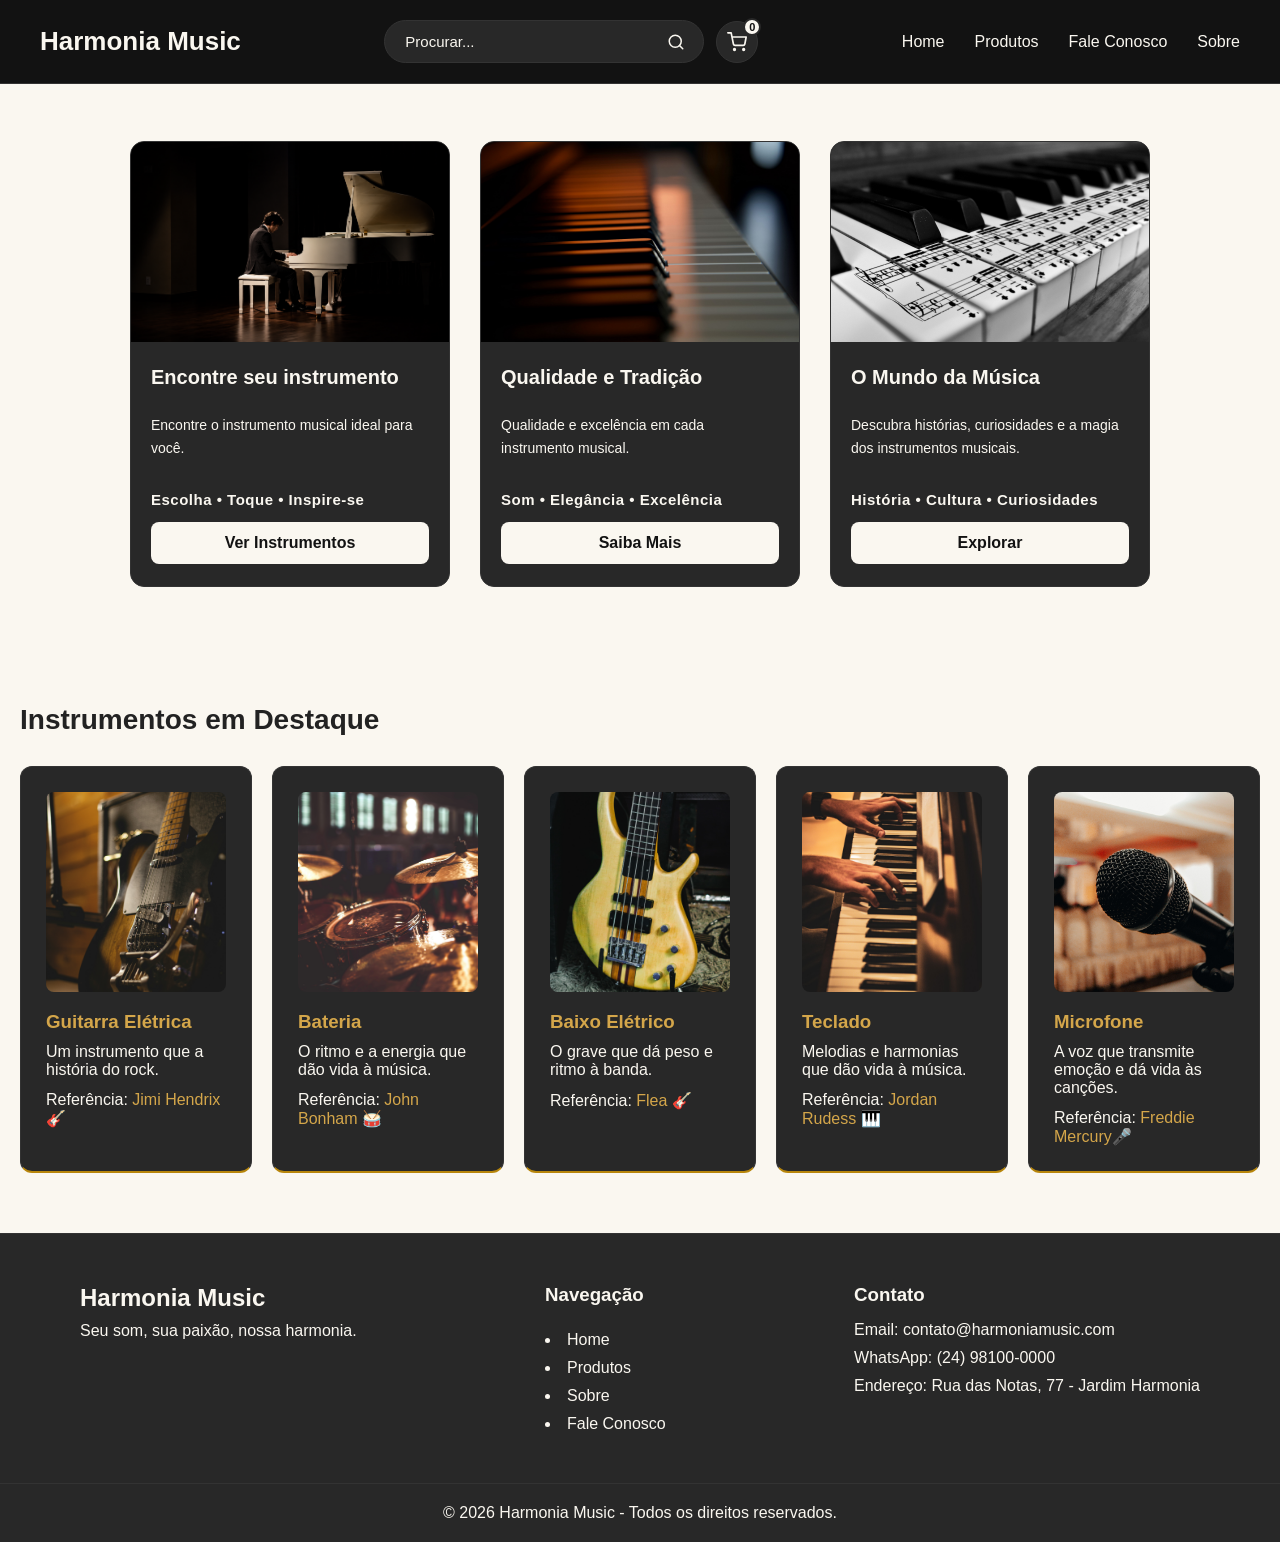
<file: index.html>
<!DOCTYPE html>
<html lang="pt-BR">

<head>
    <meta charset="UTF-8">
    <meta name="viewport" content="width=device-width, initial-scale=1.0">
    <link rel="stylesheet" href="style.css">
    <title>Harmonia Music | Loja de Instrumentos Musicais</title>
</head>

<body>
    <header>
        <div class="nav-bar">

            <h1>Harmonia Music</h1>

            <div class="nav-search-cart">
                <div class="search-container">
                    <input type="text" id="input-busca" placeholder="Procurar...">
                    <button type="button" id="btn-busca" aria-label="Pesquisar">
                        <svg xmlns="http://www.w3.org/2000/svg" width="18" height="18" viewBox="0 0 24 24" fill="none"
                            stroke="currentColor" stroke-width="2" stroke-linecap="round" stroke-linejoin="round">
                            <circle cx="11" cy="11" r="8"></circle>
                            <line x1="21" y1="21" x2="16.65" y2="16.65"></line>
                        </svg>
                    </button>
                </div>

                <a href="#" class="cart-btn" aria-label="Carrinho de compras" title="Carrinho">
                    <svg xmlns="http://www.w3.org/2000/svg" width="20" height="20" viewBox="0 0 24 24" fill="none"
                        stroke="currentColor" stroke-width="2" stroke-linecap="round" stroke-linejoin="round">
                        <circle cx="9" cy="21" r="1"></circle>
                        <circle cx="20" cy="21" r="1"></circle>
                        <path d="M1 1h4l2.68 13.39a2 2 0 0 0 2 1.61h9.72a2 2 0 0 0 2-1.61L23 6H6"></path>
                    </svg>
                    <span class="cart-badge">0</span>
                </a>
            </div>

            <div class="nav-bar1">

                <ul>

                    <li><a href="index.html">Home</a></li>

                    <li><a href="produtos.html">Produtos</a></li>

                    <li><a href="contato.html">Fale Conosco</a></li>

                    <li><a href="sobre.html">Sobre</a></li>


                </ul>

            </div>

        </div>
    </header>

    <section>
        <div class="container">
            <!-- Card 1: Encontre seu piano -->
            <div class="card">
                <div class="card-img-container">
                    <img src="./img/pianista.png" alt="Pianista">
                </div>
                <div class="card-content">
                    <h2>Encontre seu instrumento</h2>
                    <p>Encontre o instrumento musical ideal para você.</p>
                    <div class="card-footer">
                        <span>Escolha • Toque • Inspire-se</span>
                        <button type="button">Ver Instrumentos</button>
                    </div>
                </div>
            </div>

            <!-- Card 2: Qualidade e Tradição -->
            <div class="card">
                <div class="card-img-container">
                    <img src="./img/piano4k.jpg" alt="Piano 4K">
                </div>
                <div class="card-content">
                    <h2>Qualidade e Tradição</h2>
                    <p>Qualidade e excelência em cada instrumento musical.</p>
                    <div class="card-footer">
                        <span>Som • Elegância • Excelência</span>
                        <button type="button">Saiba Mais</button>
                    </div>
                </div>
            </div>

            <!-- Card 3: O Mundo do Piano -->
            <div class="card">
                <div class="card-img-container">
                    <img src="./img/pianoaesthetic.jpg" alt="Piano Estético">
                </div>
                <div class="card-content">
                    <h2>O Mundo da Música</h2>
                    <p>Descubra histórias, curiosidades e a magia dos instrumentos musicais.</p>
                    <div class="card-footer">
                        <span>História • Cultura • Curiosidades</span>
                        <button type="button">Explorar</button>
                    </div>
                </div>
            </div>
        </div>
    </section>

    <section class="instrumentos-destaque">
        <h2>Instrumentos em Destaque</h2>

        <div class="lista-instrumentos">

        <div class="produto-destaque">
            <img src="img/guitarra.png" alt="Guitarra elétrica">
            <h3>Guitarra Elétrica</h3>
            <p>Um instrumento que a história do rock.</p>
            <span>Referência:</span> <span class="referencia"> Jimi Hendrix 🎸</span>
        </div>

        <div class="produto-destaque">
            <img class="imagem-bateria" src="img/bateria.png" alt="Bateria acústica">
            <h3>Bateria</h3>
            <p>O ritmo e a energia que dão vida à música.</p>
            <span>Referência:</span><span class="referencia"> John Bonham 🥁</span>
        </div>

        <div class="produto-destaque">
            <img class="imagem-baixo" src="img/baixo1.png" alt="Baixo elétrico">
            <h3>Baixo Elétrico</h3>
            <p>O grave que dá peso e ritmo à banda.</p>
            <span>Referência:</span><span class="referencia"> Flea 🎸</span>
        </div>

        <div class="produto-destaque">
            <img src="img/teclado.png" alt="Teclado musical">
            <h3>Teclado</h3>
            <p>Melodias e harmonias que dão vida à música.</p>
            <span>Referência:</span><span class="referencia"> Jordan Rudess 🎹</span>
        </div>

        <div class="produto-destaque">
            <img class="imagem-microfone" src="img/microfone.png" alt="Microfone profissional">
            <h3>Microfone</h3>
            <p>A voz que transmite emoção e dá vida às canções.</p>
            <span>Referência:</span><span class="referencia"> Freddie Mercury🎤</span>
        </div>
        </div>
    </section>

    <footer class="footer">

        <div class="footer-content">

            <div class="footer-logo">
                <h2>Harmonia Music</h2>
                <p>Seu som, sua paixão, nossa harmonia.</p>
            </div>

            <div class="footer-navegation">
                <h3>Navegação</h3>
                <li><a href="index.html">Home</a></li>
                <li><a href="produtos.html">Produtos</a></li>
                <li><a href="sobre.html">Sobre</a></li>
                <li><a href="contato.html">Fale Conosco</a></li>
            </div>

            <div class="footer-contact">
                <h3>Contato</h3>
                <p>Email: contato@harmoniamusic.com</p>
                <p>WhatsApp: (24) 98100-0000</p>
                <p>Endereço: Rua das Notas, 77 - Jardim Harmonia</p>
            </div>

        </div>

        <div class="footer-bottom">
            <p>© 2026 Harmonia Music - Todos os direitos reservados.</p>
        </div>

    </footer>
</body>

</html>
</file>
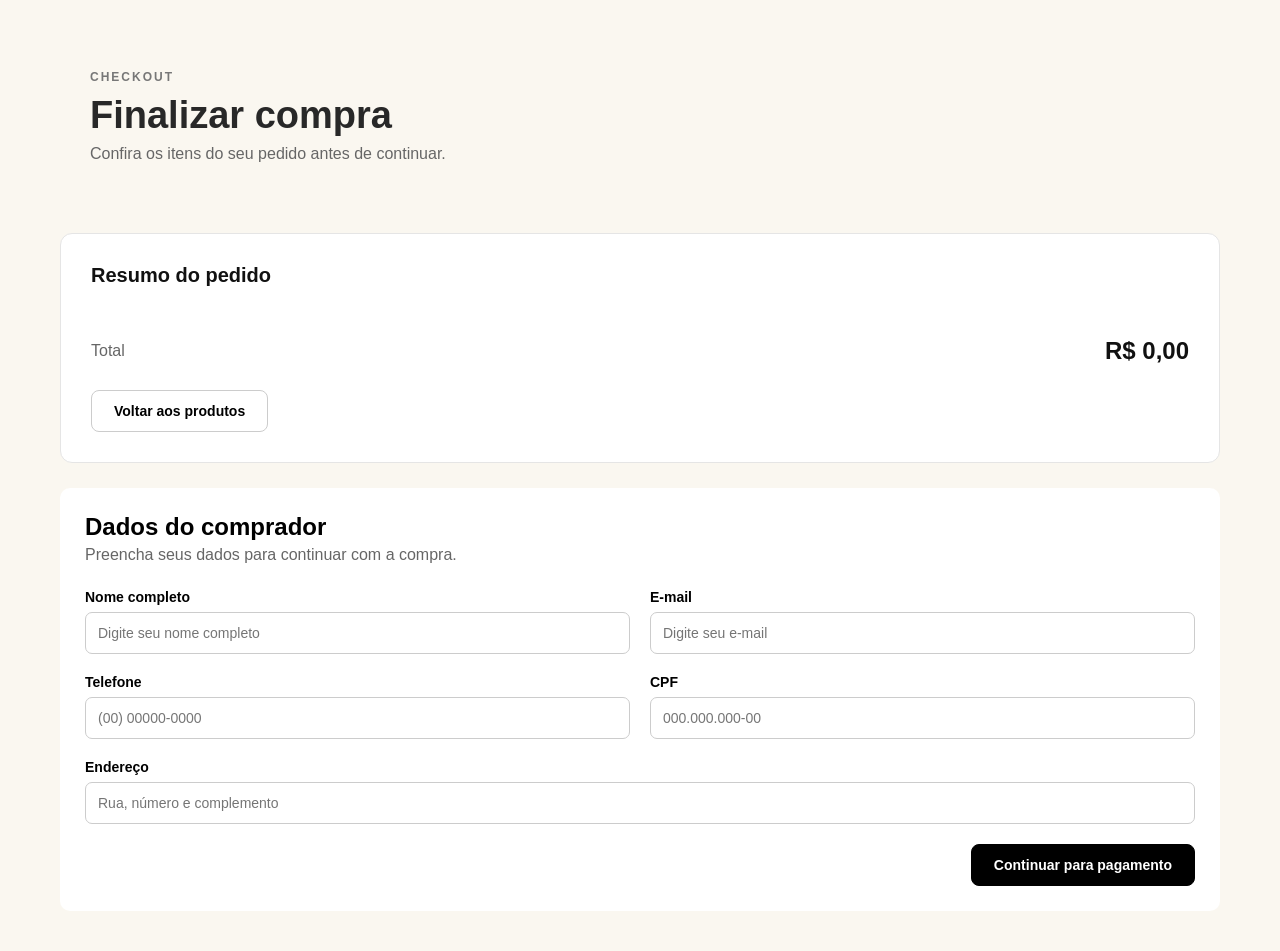
<file: checkout.html>
<!DOCTYPE html>
<html lang="pt-br">

<head>
    <meta charset="UTF-8">
    <meta name="viewport" content="width=device-width, initial-scale=1.0">
    <title>Checkout | Harmonia Music</title>
    <link rel="stylesheet" href="style.css">
</head>

<body>

    <main class="checkout-container">
        <div class="checkout-cabecalho">
            <p class="checkout-etapa">CHECKOUT</p>
            <h1>Finalizar compra</h1>
            <p>Confira os itens do seu pedido antes de continuar.</p>
        </div>

        <section class="resumo-pedido">
            <h2>Resumo do pedido</h2>

            <div id="checkout-itens"></div>

            <div class="checkout-total-area">
                <span>Total</span>
                <p id="checkout-total">R$ 0,00</p>
            </div>

            <div class="checkout-acoes">
                <a href="produto.html" class="btn-voltar-carrinho">
                    Voltar aos produtos
                </a>
            </div>
        </section>

        <section class="dados-comprador">

            <h2>Dados do comprador</h2>
            <p>Preencha seus dados para continuar com a compra.</p>

            <form id="form-comprador">

                <div class="campo-formulario">
                    <label for="nome">Nome completo</label>
                    <input type="text" id="nome" name="nome" placeholder="Digite seu nome completo" required>
                </div>

                <div class="campo-formulario">
                    <label for="email">E-mail</label>
                    <input type="email" id="email" name="email" placeholder="Digite seu e-mail" required>
                </div>

                <div class="campo-formulario">
                    <label for="telefone">Telefone</label>
                    <input type="tel" id="telefone" name="telefone" placeholder="(00) 00000-0000" required>
                </div>

                <div class="campo-formulario">
                    <label for="cpf">CPF</label>
                    <input type="text" id="cpf" name="cpf" placeholder="000.000.000-00" required>
                </div>

                <div class="campo-formulario">
                    <label for="endereco">Endereço</label>
                    <input type="text" id="endereco" name="endereco" placeholder="Rua, número e complemento" required>
                </div>

            </form>

            <button type="button" id="btn-continuar-pagamento">
                    Continuar para pagamento
                </button>

        </section>

        </div>

    </main>

    <script src="checkout.js"></script>
</body>

</html>
</file>
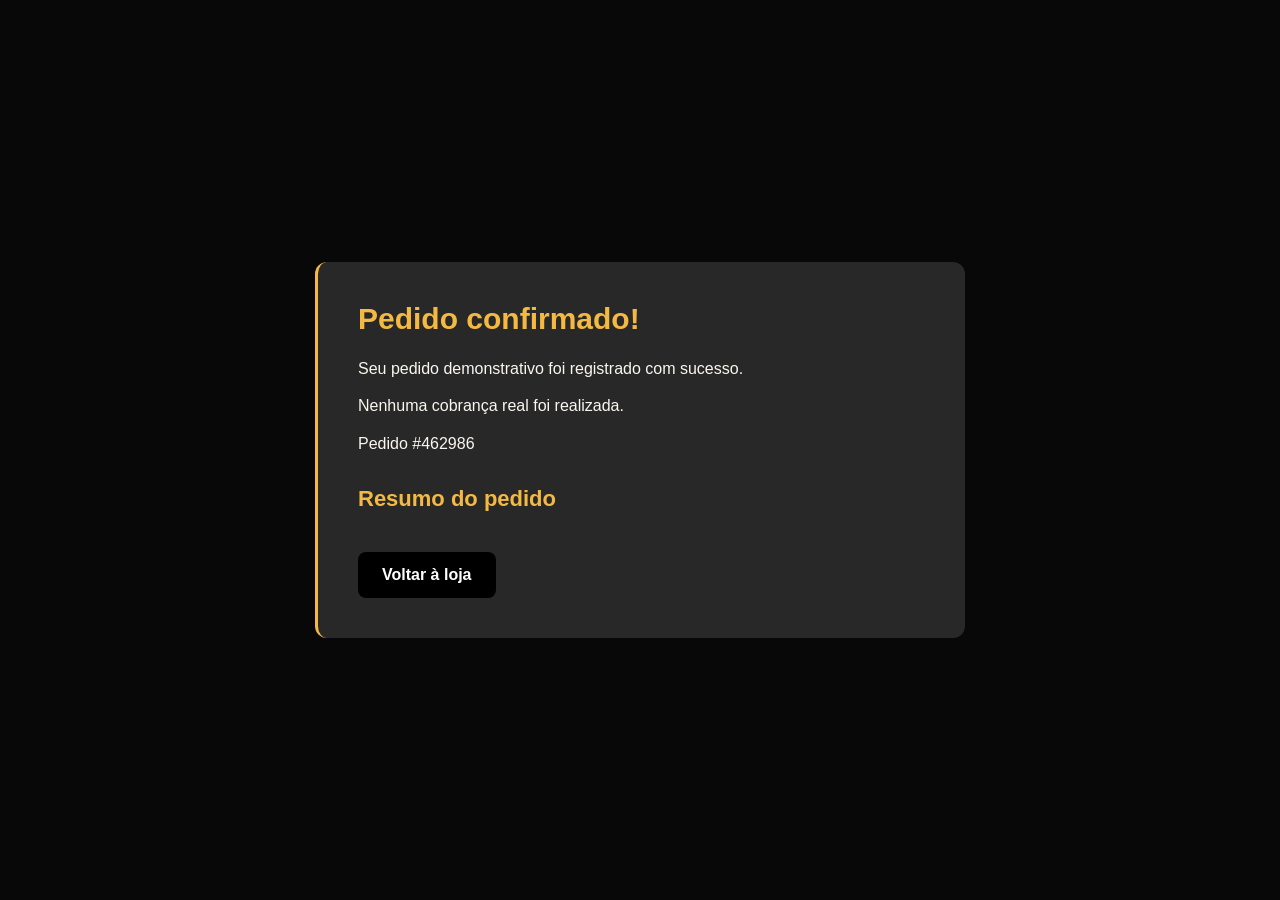
<file: confirmacao.html>
<!DOCTYPE html>
<html lang="pt-BR">

<head>
    <meta charset="UTF-8">
    <meta name="viewport" content="width=device-width, initial-scale=1.0">
    <title>Pedido confirmado | Harmonia Music</title>
    <link rel="stylesheet" href="style.css">
</head>

<body>
    <main class="pagina-confirmacao">
        <section class="confirmacao-card">
            <h1>Pedido confirmado!</h1>
            <p>Seu pedido demonstrativo foi registrado com sucesso.</p>
            <p>Nenhuma cobrança real foi realizada.</p>
            <p id="numero-pedido"></p>

            <h2>Resumo do pedido</h2>
            <div id="resumo-confirmacao"></div>

            <a href="produto.html" class="btn-voltar-loja">
                Voltar à loja
            </a>
        </section>
    </main>
    <script src="confirmacao.js"></script>
</body>

</html>
</file>
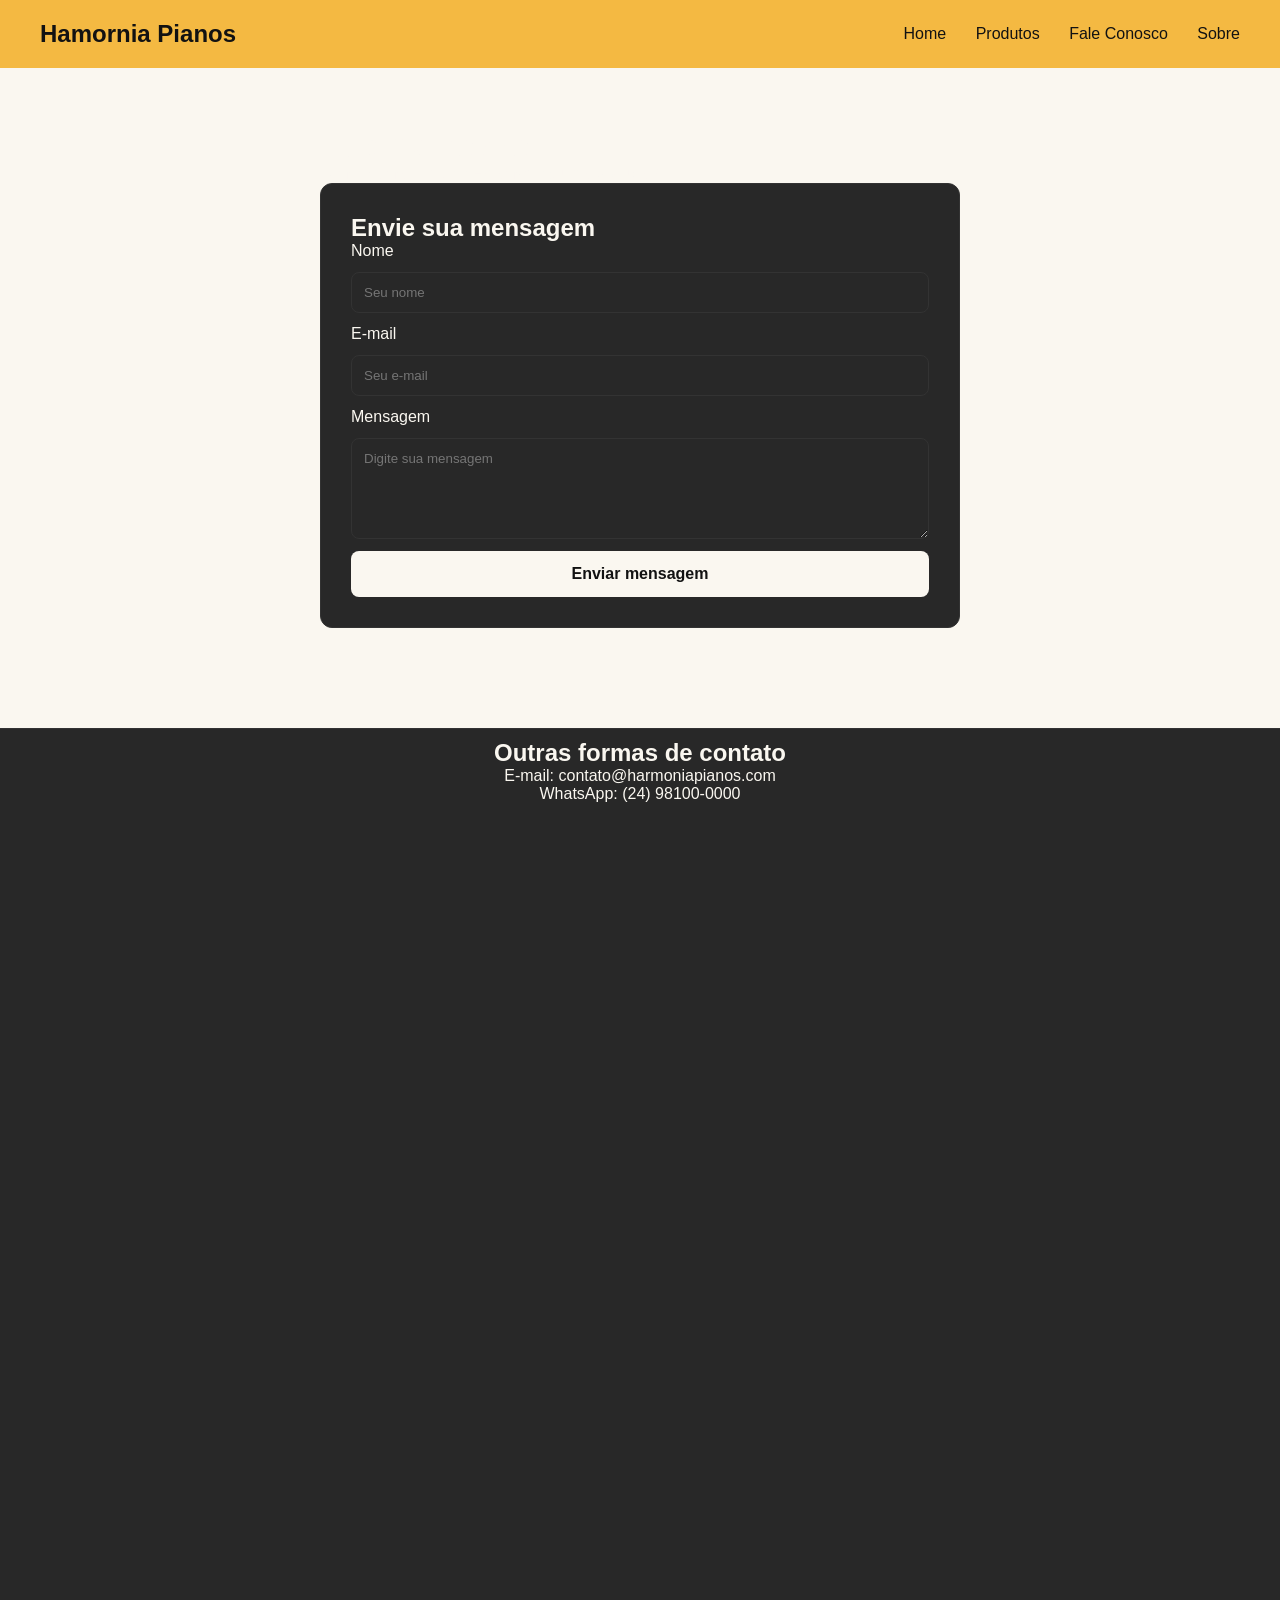
<file: contato.html>
<!DOCTYPE html>
<html lang="pt-BR">

<head>
    <meta charset="UTF-8">
    <meta name="viewport" content="width=device-width, initial-scale=1.0">
    <title>Fale Conosco | Harmonia Music</title>
    <link rel="stylesheet" href="style.css">
</head>

<body class="pagina-contato">

    <header class="contato-header">
        <h2>Hamornia Pianos</h2>
        <nav>
            <a href="index.html">Home</a>
            <a href="produto.html">Produtos</a>
            <a href="contato.html">Fale Conosco</a>
            <a href="sobre.html">Sobre</a>
        </nav>
    </header>

    <main class="contato-pagina">
        <h1>Fale Conosco</h1>
        <p>Tem alguma dúvida? Estamos aqui para ajudar!</p>

        <section class="contato-card">
            <h2>Envie sua mensagem</h2>

            <form id="form-contato">
                <label for="contato-nome">Nome</label>
                <input type="text" id="contato-nome" placeholder="Seu nome" required>

                <label for="contato-email">E-mail</label>
                <input type="email" id="contato-email" placeholder="Seu e-mail" required>

                <label for="contato-mensagem">Mensagem</label>
                <textarea id="contato-mensagem" placeholder="Digite sua mensagem" rows="5" required></textarea>

                <button type="submit">Enviar mensagem</button>
            </form>

            <p id="contato-feedback" role="status"></p>
        </section>

        <section class="contato-info">
            <h2>Outras formas de contato</h2>
            <p>E-mail: contato@harmoniapianos.com</p>
            <p>WhatsApp: (24) 98100-0000</p>
        </section>
    </main>

    <script>
        const formulario = document.querySelector("#form-contato");
        const feedback = document.querySelector("#contato-feedback");

        formulario.addEventListener("submit", function (event) {
            event.preventDefault();

            feedback.textContent =
                "Mensagem preenchida com sucesso! Este formulário é demonstrativo e não realiza envios."

            formulario.reset();
        });
    </script>

</body>

</html>
</file>
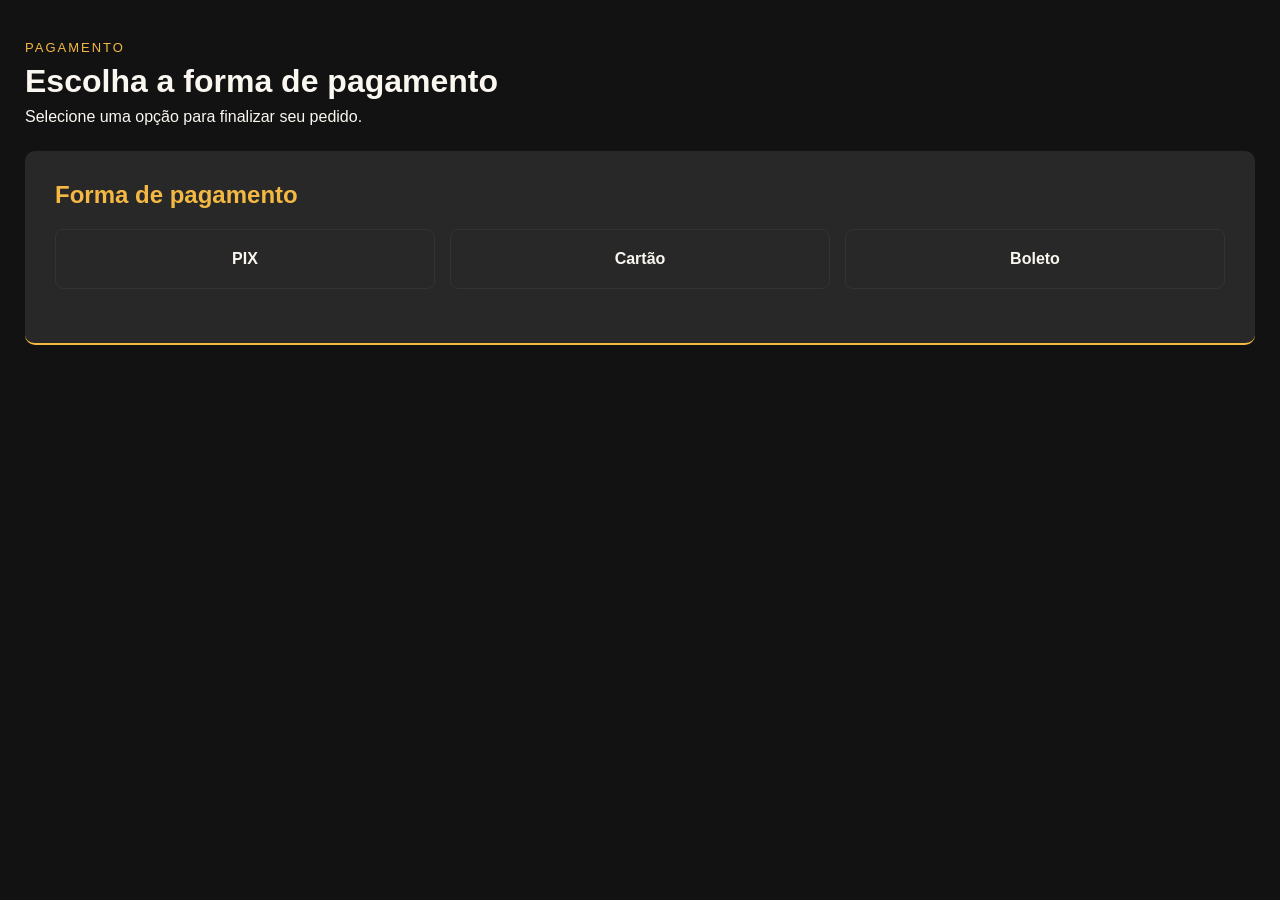
<file: pagamento.html>
<!DOCTYPE html>
<html lang="pt-br">

<head>
    <meta charset="UTF-8">
    <meta name="viewport" content="width=device-width, initial-scale=1.0">
    <title>Pagamento | Harmonia Music</title>
    <link rel="stylesheet" href="style.css">
</head>

<body class="pagina-pagamento">

    <main>

        <div class="pagamento-cabecalho">
            <p class="pagamento-etapa">PAGAMENTO</p>
            <h1>Escolha a forma de pagamento</h1>
            <p>Selecione uma opção para finalizar seu pedido.</p>
        </div>

        <section class="pagamento-container">

            <h2>Forma de pagamento</h2>

            <div class="opcoes-pagamento">

                <button type="button" class="opcao-pagamento" data-pagamento="pix">
                    PIX
                </button>

                <button type="button" class="opcao-pagamento" data-pagamento="cartao">
                    Cartão
                </button>

                <button type="button" class="opcao-pagamento" data-pagamento="boleto">
                    Boleto
                </button>

            </div>

            <div id="detalhes-pagamento"></div>

        </section>

    </main>

    <script src="pagamento.js"></script>

</body>

</html>
</file>
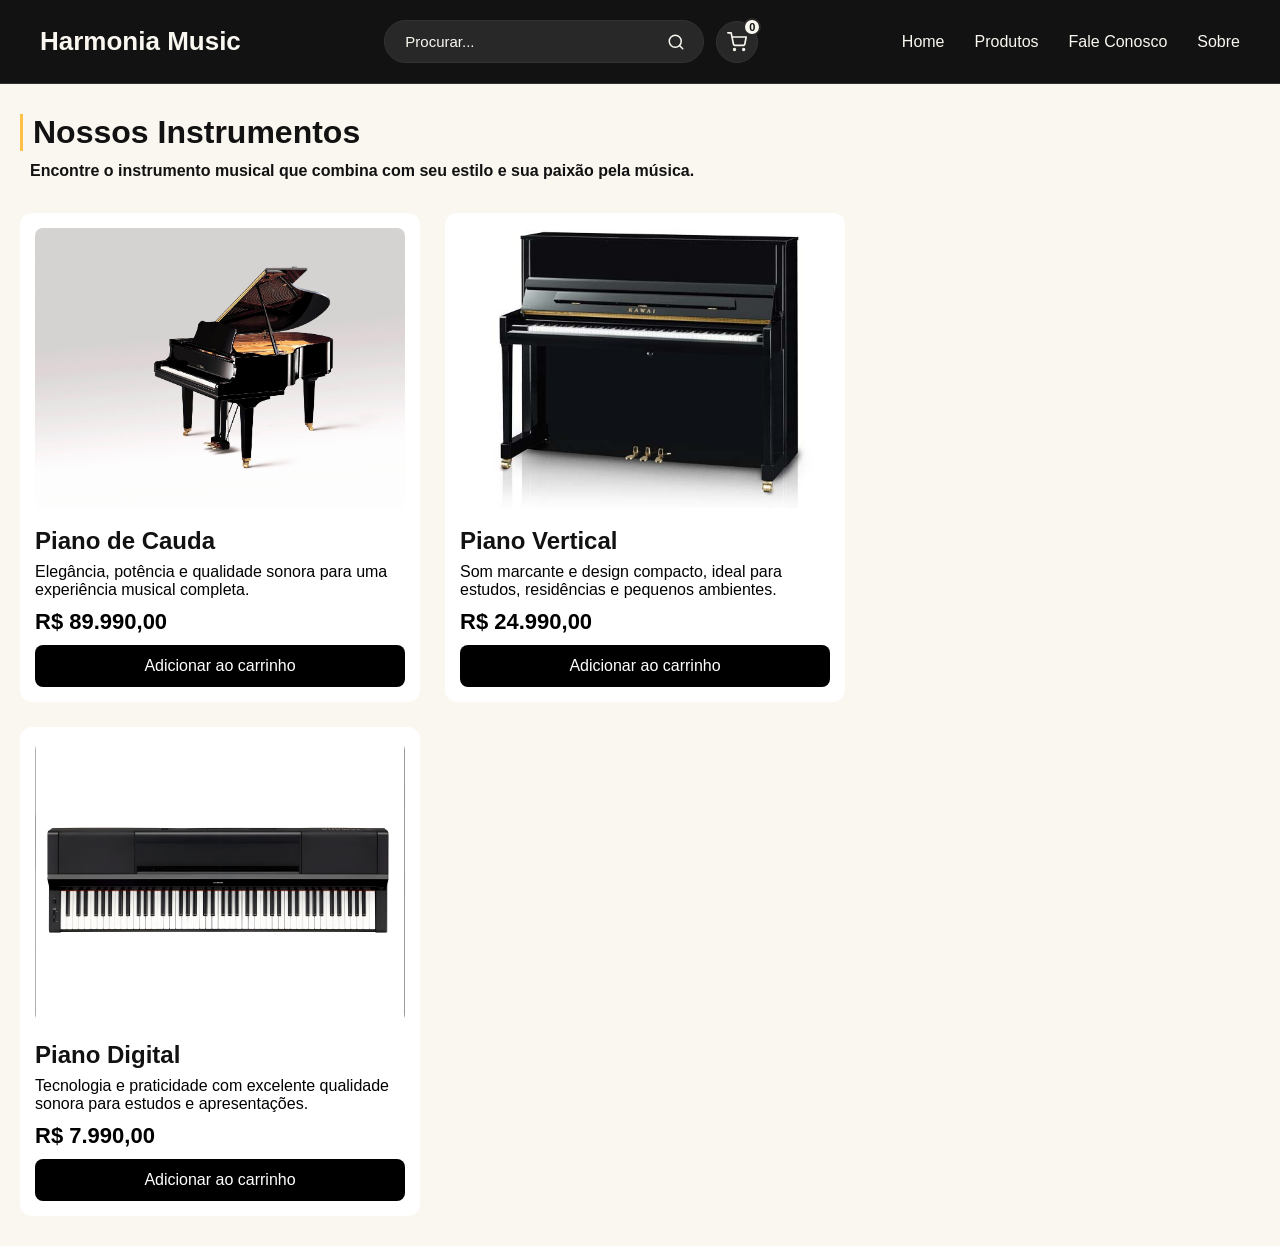
<file: produto.html>
<!DOCTYPE html>
<html lang="pt-br">

<head>
    <meta charset="UTF-8">
    <meta name="viewport" content="width=device-width, initial-scale=1.0">
    <title>Produtos | Harmonia Music</title>
    <link rel="stylesheet" href="style.css">
</head>

<body>
    <header>
        <div class="nav-bar">

            <h1>Harmonia Music</h1>

            <div class="nav-search-cart">
                <div class="search-container">
                    <input type="text" id="input-busca" placeholder="Procurar...">
                    <button type="button" id="btn-busca" aria-label="Pesquisar">
                        <svg xmlns="http://www.w3.org/2000/svg" width="18" height="18" viewBox="0 0 24 24" fill="none"
                            stroke="currentColor" stroke-width="2" stroke-linecap="round" stroke-linejoin="round">
                            <circle cx="11" cy="11" r="8"></circle>
                            <line x1="21" y1="21" x2="16.65" y2="16.65"></line>
                        </svg>
                    </button>
                </div>

                <a href="#" class="cart-btn" aria-label="Carrinho de compras" title="Carrinho">
                    <svg xmlns="http://www.w3.org/2000/svg" width="20" height="20" viewBox="0 0 24 24" fill="none"
                        stroke="currentColor" stroke-width="2" stroke-linecap="round" stroke-linejoin="round">
                        <circle cx="9" cy="21" r="1"></circle>
                        <circle cx="20" cy="21" r="1"></circle>
                        <path d="M1 1h4l2.68 13.39a2 2 0 0 0 2 1.61h9.72a2 2 0 0 0 2-1.61L23 6H6"></path>
                    </svg>
                    <span class="cart-badge">0</span>
                </a>
            </div>

            <div class="nav-bar1">

                <ul>

                    <li><a href="index.html">Home</a></li>

                    <li><a href="produto.html">Produtos</a></li>

                    <li><a href="contato.html">Fale Conosco</a></li>

                    <li><a href="sobre.html">Sobre</a></li>


                </ul>

            </div>

        </div>
    </header>


    <main>

        <div class="produtos-titulo">
            <h1>Nossos Instrumentos</h1>
            <p>Encontre o instrumento musical que combina com seu estilo e sua paixão pela música.</p>
        </div>

        <p id="mensagem-busca">Nenhum produto encontrado</p>

        <section class="produtos">

            <!--Piano de Cauda-->

            <div class="produto-card">
                <img class="produto-img" src="img/pianoanuncio1.jpg" alt="Piano de Cauda preto">
                <h2>Piano de Cauda</h2>
                <p>Elegância, potência e qualidade sonora para uma experiência musical completa.</p>
                <p class="preco">R$ 89.990,00</p>
                <button class="btn-comprar">Adicionar ao carrinho</button>

            </div>


            <!-- Piano Vertical -->

            <div class="produto-card">
                <img class="produto-img" src="img/pianovertical.jpg" alt="Piano Vertical">
                <h2>Piano Vertical</h2>
                <p>Som marcante e design compacto, ideal para estudos, residências e pequenos ambientes.</p>
                <p class="preco">R$ 24.990,00</p>
                <button class="btn-comprar">Adicionar ao carrinho</button>

            </div>

            <!--Piano Digital-->

            <div class="produto-card">
                <img class="produto-img" src="./img/pianodigital.jpg" alt="Piano Vertical">
                <h2>Piano Digital</h2>
                <p>Tecnologia e praticidade com excelente qualidade sonora para estudos e apresentações.</p>
                <p class="preco">R$ 7.990,00</p>
                <button class="btn-comprar">Adicionar ao carrinho</button>

            </div>


        </section>
    </main>



    <div class="carrinho-modal">
        <div class="carrinho-conteudo">
            <h2>Seu carrinho</h2>

            <div class="carrinho-itens">
            </div>

            <p class="carrinho-total">Total: R$ 0,00</p>
            
            <button class="finalizar-compra">Finalizar Compra</button>

            <button class="fechar-carrinho">Fechar</button>
        </div>
    </div>

    <script src="script.js"></script>
</body>

</html>
</file>
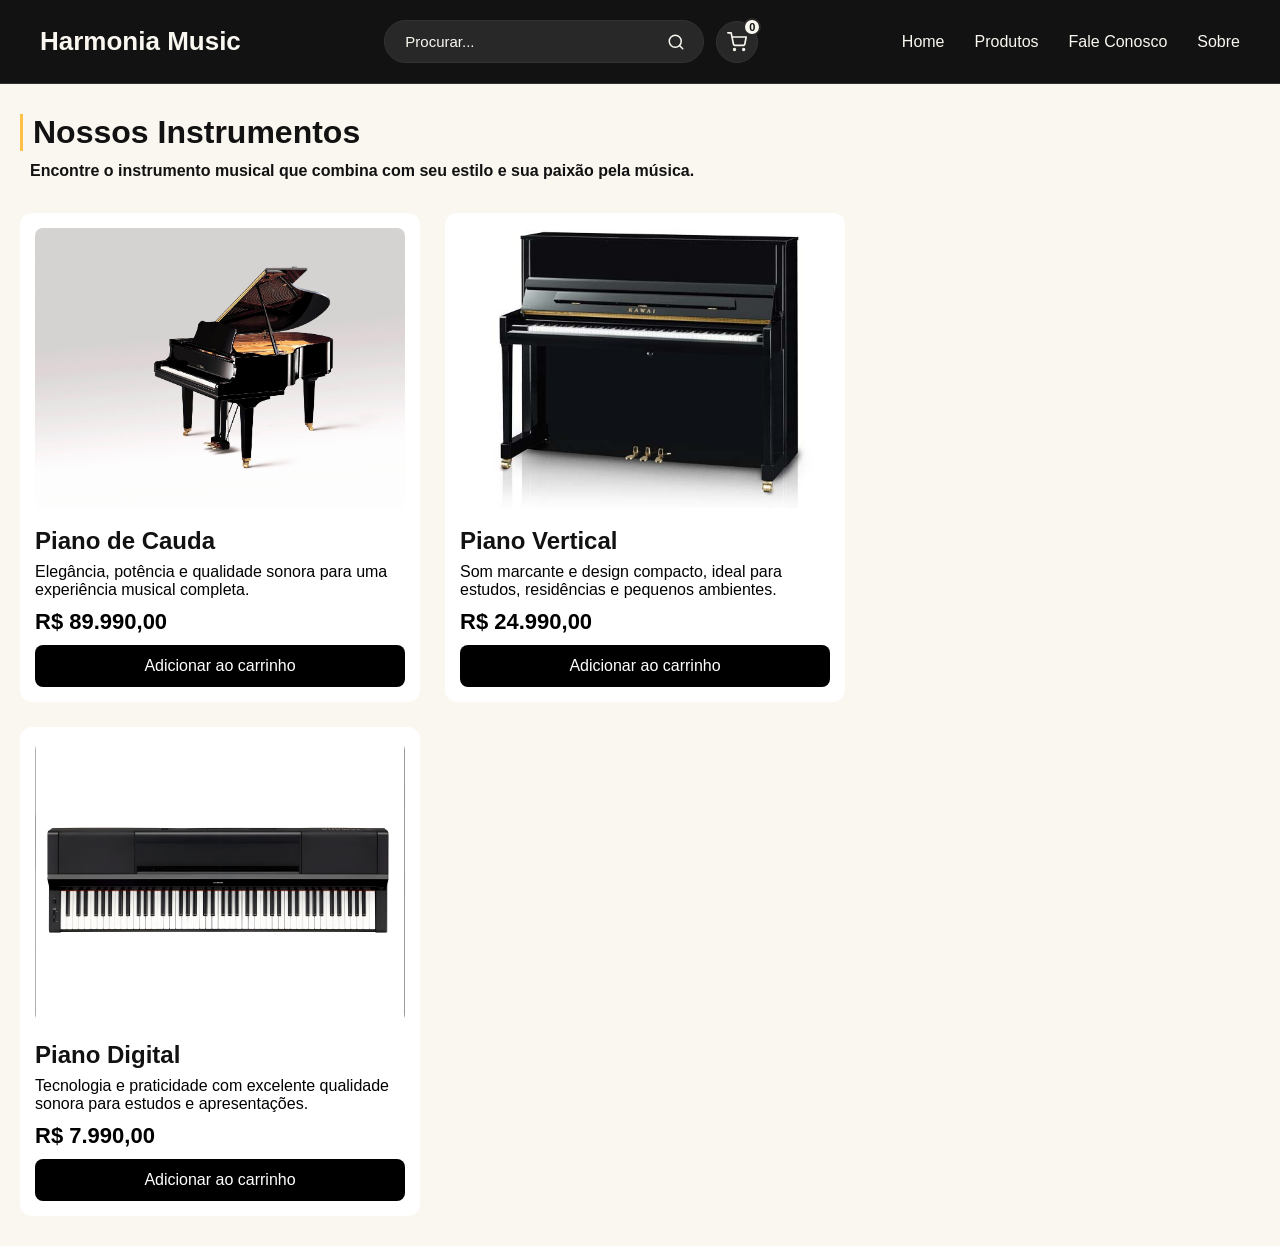
<file: produtos.html>
<!DOCTYPE html>
<html lang="pt-br">

<head>
    <meta charset="UTF-8">
    <meta name="viewport" content="width=device-width, initial-scale=1.0">
    <title>Produtos | Harmonia Music</title>
    <link rel="stylesheet" href="style.css">
</head>

<body>
    <header>
        <div class="nav-bar">

            <h1>Harmonia Music</h1>

            <div class="nav-search-cart">
                <div class="search-container">
                    <input type="text" id="input-busca" placeholder="Procurar...">
                    <button type="button" id="btn-busca" aria-label="Pesquisar">
                        <svg xmlns="http://www.w3.org/2000/svg" width="18" height="18" viewBox="0 0 24 24" fill="none"
                            stroke="currentColor" stroke-width="2" stroke-linecap="round" stroke-linejoin="round">
                            <circle cx="11" cy="11" r="8"></circle>
                            <line x1="21" y1="21" x2="16.65" y2="16.65"></line>
                        </svg>
                    </button>
                </div>

                <a href="#" class="cart-btn" aria-label="Carrinho de compras" title="Carrinho">
                    <svg xmlns="http://www.w3.org/2000/svg" width="20" height="20" viewBox="0 0 24 24" fill="none"
                        stroke="currentColor" stroke-width="2" stroke-linecap="round" stroke-linejoin="round">
                        <circle cx="9" cy="21" r="1"></circle>
                        <circle cx="20" cy="21" r="1"></circle>
                        <path d="M1 1h4l2.68 13.39a2 2 0 0 0 2 1.61h9.72a2 2 0 0 0 2-1.61L23 6H6"></path>
                    </svg>
                    <span class="cart-badge">0</span>
                </a>
            </div>

            <div class="nav-bar1">

                <ul>

                    <li><a href="index.html">Home</a></li>

                    <li><a href="produto.html">Produtos</a></li>

                    <li><a href="contato.html">Fale Conosco</a></li>

                    <li><a href="sobre.html">Sobre</a></li>


                </ul>

            </div>

        </div>
    </header>


    <main>

        <div class="produtos-titulo">
            <h1>Nossos Instrumentos</h1>
            <p>Encontre o instrumento musical que combina com seu estilo e sua paixão pela música.</p>
        </div>

        <div id="mensagem-busca">
             <p>Nenhum produto encontrado</p>
             <p class="mensagem-busca-dica">Tente buscar por outro instrumento.</p>
        </div>

        <section class="produtos">

            <!--Piano de Cauda-->

            <div class="produto-card">
                <img class="produto-img" src="img/pianoanuncio1.jpg" alt="Piano de Cauda preto">
                <h2>Piano de Cauda</h2>
                <p>Elegância, potência e qualidade sonora para uma experiência musical completa.</p>
                <p class="preco">R$ 89.990,00</p>
                <button class="btn-comprar">Adicionar ao carrinho</button>

            </div>


            <!-- Piano Vertical -->

            <div class="produto-card">
                <img class="produto-img" src="img/pianovertical.jpg" alt="Piano Vertical">
                <h2>Piano Vertical</h2>
                <p>Som marcante e design compacto, ideal para estudos, residências e pequenos ambientes.</p>
                <p class="preco">R$ 24.990,00</p>
                <button class="btn-comprar">Adicionar ao carrinho</button>

            </div>

            <!--Piano Digital-->

            <div class="produto-card">
                <img class="produto-img" src="./img/pianodigital.jpg" alt="Piano Vertical">
                <h2>Piano Digital</h2>
                <p>Tecnologia e praticidade com excelente qualidade sonora para estudos e apresentações.</p>
                <p class="preco">R$ 7.990,00</p>
                <button class="btn-comprar">Adicionar ao carrinho</button>

            </div>


        </section>
    </main>



    <div class="carrinho-modal">
        <div class="carrinho-conteudo" role="dialog" aria-modal="true" aria-labelledby="titulo-carrinho">
            <h2 id="titulo-carrinho" tabindex="-1">Seu carrinho</h2>

            <div class="carrinho-itens">
            </div>

            <p class="carrinho-total">Total: R$ 0,00</p>
            
            <button class="finalizar-compra">Finalizar Compra</button>

            <button class="fechar-carrinho">Fechar</button>
        </div>
    </div>

    <script src="script.js"></script>
</body>

</html>
</file>
<file: style.css>
/* ===== CONFIGURAÇÕES GERAIS ===== */
* {
    margin: 0;
    padding: 0;
    box-sizing: border-box;
    font-family: Arial, Helvetica, sans-serif;
}

:root {
    --fundo: #121212;
    --fundo-secundario: #282828;
    --card: #282828;
    --destaque: #F4B942;
    --texto: #faf7f0;
    --borda: #333333;
}

body {
    background-color: var(--texto);
    color: #faf7f0;
}




/* ===== CABEÇALHO E NAVEGAÇÃO ===== */
.nav-bar {
    width: 100%;
    padding: 20px 40px;
    display: flex;
    justify-content: space-between;
    align-items: center;
    gap: 20px;
    background-color: var(--fundo);
    border-bottom: 1px solid var(--borda);
}

.nav-bar h1 {
    color: var(--texto);
    font-size: 26px;
    white-space: nowrap;
}

.nav-bar1 a {
    color: var(--texto);
    text-decoration: none;
}



.nav-search-cart {
    display: flex;
    align-items: center;
    gap: 12px;
}


.search-container {
    display: flex;
    align-items: center;
    background-color: var(--card);
    border: 1px solid var(--borda);
    border-radius: 25px;
    padding: 6px 14px;
    width: 320px;
    transition: border-color 0.3s ease, box-shadow 0.3s ease;
}

.search-container:focus-within {
    border-color: var(--destdestaque);
    box-shadow: 0 0 0 3px rgba(79, 70, 229, 0.25);
}

.search-container input {
    background: transparent;
    border: none;
    outline: none;
    color: var(--texto);
    font-size: 15px;
    width: 100%;
    padding: 6px 6px;
}

.search-container input::placeholder {
    color: var(--texto-secundario);
}

.search-container button {
    background: transparent;
    border: none;
    color: var(--texto-secundario);
    cursor: pointer;
    display: flex;
    align-items: center;
    justify-content: center;
    padding: 4px;
    border-radius: 50%;
    transition: color 0.2s ease, transform 0.2s ease;
}

.search-container button:hover {
    color: var(--texto);
    transform: scale(1.1);
}



.cart-btn {
    position: relative;
    display: flex;
    align-items: center;
    justify-content: center;
    width: 42px;
    height: 42px;
    background-color: var(--card);
    border: 1px solid var(--borda);
    border-radius: 50%;
    color: var(--texto-secundario);
    text-decoration: none;
    transition: all 0.3s ease;
    flex-shrink: 0;
}

.cart-btn:hover {
    color: var(--texto);
    border-color: var(--destaque);
    background-color: #2a3444;
    transform: translateY(-2px);
}

.cart-badge {
    position: absolute;
    top: -4px;
    right: -4px;
    background-color: var(--texto);
    color: var(--fundo);
    font-size: 11px;
    font-weight: bold;
    width: 18px;
    height: 18px;
    border-radius: 50%;
    display: flex;
    align-items: center;
    justify-content: center;
    border: 2px solid var(--fundo-secundario);
}

.nav-bar {
    flex-wrap: wrap;
}

.nav-bar1 ul {
    display: flex;
    align-items: center;
    flex-wrap: wrap;
    gap: 12px 30px;
    list-style: none;
}

@media (max-width: 768px) {

    .nav-bar1 ul {
        display: flex;
        flex-wrap: wrap;
        justify-content: center;
        gap: 12px 20px;
        list-style: none;
    }

}

.nav-bar1 a {
    color: var(--texto);
    text-decoration: none;
    font-size: 16px;
    transition: 0.3s;
}

.nav-bar1 a:hover {
    color: var(--destaque);
}



/* ===== CARDS DA PÁGINA INICIAL ===== */
.container {
    width: 100%;
    max-width: 1200px;
    margin: 0 auto;
    padding: 40px 20px;

    min-height: 560px;

    display: flex;
    justify-content: center;
    align-items: center;
    gap: 30px;
    flex-wrap: wrap;
}




.card {
    width: 320px;
    min-height: 420px;
    background-color: var(--card);
    border: 1px solid var(--borda);
    border-radius: 14px;
    display: flex;
    flex-direction: column;
    overflow: hidden;
    transition: transform 0.3s ease, border-color 0.3s ease, box-shadow 0.3s ease;
}



.card-img-container {
    width: 100%;
    height: 200px;
    background-color: var(--fundo-secundario);
    overflow: hidden;
}

.card-img-container img {
    width: 100%;
    height: 100%;
    object-fit: cover;
    display: block;
    transition: transform 0.4s ease;
}


.card-content {
    padding: 22px 20px;
    display: flex;
    flex-direction: column;
    flex-grow: 1;
    justify-content: space-between;
    gap: 12px;
}

.card h2 {
    color: var(--texto);
    font-size: 20px;
    margin-bottom: 12px;
    line-height: 1.3;
}


.card p {
    color: var(--texto-secundario);
    font-size: 14px;
    line-height: 1.6;
    margin-bottom: 20px;
    flex-grow: 1;
}




.card-footer {
    display: flex;
    flex-direction: column;
    gap: 14px;
    margin-top: auto;
}



.card span {
    color: var(--texto);
    font-size: 15px;
    font-weight: bold;
    letter-spacing: 0.5px;

}




.card button {
    width: 100%;
    padding: 12px;
    border: none;
    border-radius: 8px;
    background-color: var(--texto);
    color: var(--fundo);
    font-size: 16px;
    font-weight: bold;
    cursor: pointer;
    transition: background-color 0.3s ease, transform 0.2s ease;
}

.card button:hover {
    background-color: #e5dfd3;
    color: #000000;
    transform: translateY(-2px);
}




.card:hover {
    transform: translateY(-8px);
    border-color: var(--destaque);
    box-shadow: 0 12px 28px rgba(0, 0, 0, 0.35);
}

.card:hover .card-img-container img {
    transform: scale(1.06);
}


/* ===== RODAPÉ ===== */
.footer {
    margin-top: 30px;
    background-color: var(--fundo-secundario);
    border-top: 1px solid var(--borda);
}

@media (max-width: 768px) {
    .footer {
        margin-top: 30px;
    }
}


.footer-content {
    max-width: 1200px;
    margin: auto;
    padding: 50px 40px;

    display: flex;
    justify-content: space-between;
    gap: 40px;
}

.footer h2 {
    color: var(--texto);
    margin-bottom: 10px;
}

.footer h3 {
    color: var(--texto);
    margin-bottom: 15px;
}

.footer p {
    color: var(--texto);
}

.footer-navegation {
    display: flex;
    flex-direction: column;
    gap: 10px;
}

.footer-navegation a {
    color: var(--texto);
    text-decoration: none;
    transition: 0.3s;
}

.footer-navegation a:hover {
    color: var(--destaque);
}

.footer-contact p {
    margin-bottom: 10px;
}

.footer-bottom {
    padding: 20px;
    text-align: center;
    border-top: 1px solid var(--borda);
}



/* ===== AJUSTES RESPONSIVOS ===== */
@media (max-width: 768px) {
    .nav-bar {
        flex-direction: column;
        gap: 15px;
        text-align: center;
        padding: 20px;
    }

    .nav-search-cart {
        width: 100%;
        max-width: 400px;
        justify-content: center;
    }

    .search-container {
        flex: 1;
        width: 100%;
    }

    .container {
        padding: 40px 15px;
        gap: 20px;
    }

    .card {
        width: 100%;
        max-width: 340px;
    }

    .footer-content {
        flex-direction: column;
        text-align: center;
        gap: 30px;
    }
}


/* ===== CATÁLOGO DE PRODUTOS ===== */
.produto-img {
    width: 100%;
    height: 280px;
    object-fit: cover;
    border-radius: 8px;
}

.produto-card {
    width: 400px;
    background-color: #FFFFFF;
    color: black;
    border-radius: 12px;
    overflow: hidden;
    padding: 15px;
}

.produto-card h2 {
    color: var(--fundo);
    margin-top: 15px;
    margin-bottom: 8px;
}

.produto-card p {
    margin-bottom: 10px;
}

.preco {
    font-size: 22px;
    font-weight: bold;
}

.btn-comprar {
    width: 100%;
    padding: 12px;
    border: none;
    border-radius: 8px;
    background-color: black;
    color: white;
    font-size: 16px;
    cursor: pointer;
}

.btn-comprar:hover {
    background-color: #333;
}

.btn-comprar:focus-visible {
    outline: 2px solid #ffc145;
    outline-offset: 3px;
}

.produto-card {
    transition: transform 0.3s ease;
}

.produto-card:hover {
    transform: translateY(-5px);
}

.produtos {
    display: flex;
    flex-wrap: wrap;
    gap: 25px;
    padding: 30px 20px;
}

.produtos-titulo {
    padding: 30px 20px 0;
    color: var(--destaque);
}

.produtos-titulo h1 {
    color: var(--fundo);
    margin-bottom: 8px;
    border-left: 3px solid #ffc145;
    padding-left: 10px;
}

.produtos-titulo p {
    color: var(--fundo);
    font-weight: 600;
    line-height: 1.5;
    padding-left: 10px;
}

/* ===== CARRINHO DE COMPRAS ===== */
.carrinho-modal {
    display: none;
    position: fixed;
    top: 0;
    left: 0;
    width: 100%;
    height: 100%;


    background-color: rgb(0, 0, 0, 0.6);


    z-index: 999;
}

.carrinho-conteudo {
    background-color: white;
    color: black;
    width: 350px;
    max-width: 100%;
    height: 100%;
    padding: 20px;
    box-sizing: border-box;
    position: absolute;
    top: 0;
    right: 0;
    border-radius: 0;
    overflow-y: auto;
    box-shadow: -5px 0 20px rgba(0, 0, 0, 0.2);
    transform: translateX(100%);
    transition: transform 0.3s ease;
}

.carrinho-conteudo :focus-visible {
    outline: 2px solid #ffc145;
    outline-offset: 3px;   
}

.carrinho-conteudo h2:focus-visible {
    border-radius: 8px;
}

.carrinho-modal.show .carrinho-conteudo {
    transform: translateX(0);
}


.carrinho-item {
    padding: 15px 0;
    border-bottom: 1px solid #ddd;
}

.fechar-carrinho {
    width: 100%;
    padding: 10px;
    margin-top: 15px;
    background-color: #000;
    color: white;
    border: none;
    border-radius: 6px;
    cursor: pointer;
}

.fechar-carrinho:hover {
    background-color: #333;
}


.controle-quantidade {
    display: flex;
    align-items: center;
    gap: 12px;
    margin: 12px 0;
}

.controle-quantidade button {
    width: 30px;
    height: 32px;
    background-color: #111;
    color: white;
    border: none;
    border-radius: 6px;
    cursor: pointer;
    font-size: 18px;
    transition: 0.2s;
}

.controle-quantidade button:hover {
    background-color: #555;
}

.controle-quantidade span {
    font-size: 16px;
    font-weight: bold;
}

.remover-item {
    background-color: transparent;
    color: #d32f2f;
    border: 1px solid #d32f2f;
    border-radius: 6px;
    padding: 6px 12px;
    cursor: pointer;
    font-size: 14px;
    transition: 0.2s;
}

.remover-item:hover {
    background-color: #d32f2f;
    color: white;
}


.carrinho-conteudo {
    transform: translateX(110%);
    transition: transform 0.3s ease;
}

.carrinho-modal.aberto .carrinho-conteudo {
    transform: translateX(0);
}

/* ===== MENSAGEM DA BUSCA ===== */
#mensagem-busca {
    width: calc(100% - 40px);
    max-width: 420px;
    padding: 16px;
    background-color: #fff;
    border-left: 3px solid #ffc145;
    border-right: 3px solid #ffc145;
    border-radius: 8px;
    color: var(--fundo);
    font-weight: 600;
    display: none;
    text-align: center;
    margin: 30px auto 0;
    font-size: 18px;
}

.mensagem-busca-dica {
    margin-top: 6px;
    font-size: 14px;
    font-weight: 400;
    line-height: 1.5;
}

/* ===== FINALIZAÇÃO DA COMPRA ===== */
.finalizar-compra {
    width: 100%;
    background-color: #000;
    color: var(--texto);
    border: none;
    padding: 12px;
    margin-top: 15px;
    border-radius: 6px;
    cursor: pointer;
    font-size: 16px;
    transition: 0.2s;

}

.finalizar-compra:hover {
    background-color: #333333;
}



/* ===== CHECKOUT E RESUMO DO PEDIDO ===== */
.checkout-page {
    min-height: 100vh;
    background: #f5f5f5;
    color: #111;
    padding: 50px 20px;
}

.checkout-container {
    max-width: 900px;
    margin: 0 auto;
}

.voltar-produtos {
    display: block;
    max-width: 900px;
    margin: 0 auto 30px;
    color: #555;
    text-decoration: none;
    font-size: 14px;
}

.voltar-produtos:hover {
    color: #000;
}

.checkout-cabecalho {
    margin-bottom: 40px;
    padding: 30px;
}

.checkout-etapa {
    font-size: 12px;
    font-weight: 600;
    letter-spacing: 2px;
    color: #777;
    margin-bottom: 10px;
}

.checkout-cabecalho h1 {
    font-size: 38px;
    margin-bottom: 8px;
    color: var(--fundo-secundario);
}

.checkout-cabecalho>p:last-child {
    color: #666;
}

.resumo-pedido {
    background: #fff;
    padding: 30px;
    border: 1px solid #e5e5e5;
    border-radius: 12px;
}

.resumo-pedido h2 {
    font-size: 20px;
    margin-bottom: 25px;
}

.checkout-item {
    padding: 20px 0;
    border-bottom: 1px solid #e5e5e5;
}

.checkout-item h3 {
    font-size: 17px;
    margin-bottom: 8px;
}

.checkout-item p {
    color: #666;
    font-size: 14px;
    margin: 3px 0;
}

.checkout-total-area {
    display: flex;
    justify-content: space-between;
    align-items: center;
    padding-top: 25px;
    margin-top: 5px;
}

.checkout-total-area span {
    color: #666;
}

#checkout-total {
    font-size: 24px;
    font-weight: 700;
    margin: 0;
}



.resumo-pedido,
.resumo-pedido h2,
.checkout-item h3,
.checkout-total-area,
#checkout-total {
    color: #111;
}

.checkout-item h3 {
    font-weight: 600;
}

.checkout-total-area #checkout-total {
    color: #111;
}


.checkout-acoes {
    display: flex;
    justify-content: space-between;
    align-items: center;
    gap: 15px;
    margin-top: 25px;
}

.btn-voltar-carrinho,
#btn-continuar-pagamento {
    padding: 12px 22px;
    border-radius: 8px;
    font-size: 14px;
    font-weight: 600;
    cursor: pointer;
    transition: 0.3s ease;
}


.btn-voltar-carrinho {
    color: #000;
    background: transparent;
    border: 1px solid #ccc;
    text-decoration: none;
}

.btn-voltar-carrinho:hover {
    background: #f2f2f2;
}


#btn-continuar-pagamento {
    margin-top: 20px;
    display: block;
    margin-left: auto;
    background: #000;
    color: #fff;
    border: 1px solid #000;
}

#btn-continuar-pagamento:hover {
    background: #333;
    transform: translateY(-2px);
}



/* ===== DADOS DO COMPRADOR ===== */
.dados-comprador {
    background: #fff;
    color: #000;
    margin-top: 25px;
    padding: 25px;
    border-radius: 10px;
}

.dados-comprador h2 {
    margin-bottom: 5px;
}

.dados-comprador>p {
    color: #666;
    margin-bottom: 25px;
}

#form-comprador {
    display: grid;
    grid-template-columns: repeat(2, 1fr);
    gap: 20px;
}

.campo-formulario {
    display: flex;
    flex-direction: column;
    gap: 7px;
}

.campo-formulario:last-child {
    grid-column: 1 / -1;
}

.campo-formulario label {
    font-size: 14px;
    font-weight: 600;
}

.campo-formulario input {
    width: 100%;
    padding: 12px;
    border: 1px solid #ccc;
    border-radius: 7px;
    font-size: 14px;
    outline: none;
    box-sizing: border-box;
    transition: 0.2s ease;
}

.campo-formulario input:focus {
    border-color: #000;
}





/* ===== PÁGINA DE PAGAMENTO ===== */
.pagamento-cabecalho {
    padding: 40px 25px 25px;
    color: var(--texto);
}

.pagamento-etapa {
    font-size: 13px;
    letter-spacing: 2px;
    color: var(--destaque);
    margin-bottom: 8px;
}

.pagamento-cabecalho h1 {
    font-size: 32px;
    margin-bottom: 8px;
}

.pagamento-cabecalho>p:last-child {
    color: var(--texto);
}

.pagamento-container {
    background: var(--card);
    color: var(--texto);
    margin: 0 25px;
    padding: 30px;
    border-radius: 10px;
    border: none;
    border-bottom: 2px solid var(--destaque);
}

.pagamento-container h2 {
    color: var(--destaque);
    margin-bottom: 20px;
}

.opcoes-pagamento {
    display: grid;
    grid-template-columns: repeat(3, 1fr);
    gap: 15px;
}

.opcao-pagamento {
    background: var(--fundo-secundario);
    color: var(--texto);
    border: 1px solid var(--borda);
    border-radius: 8px;
    padding: 20px;
    font-size: 16px;
    font-weight: 600;
    cursor: pointer;
    transition: 0.3s ease;
}

.opcao-pagamento:hover {
    background: var(--fundo);
    color: var(--texto);
    border-color: var(--destaque);
    transform: translateY(-2px);
}

#detalhes-pagamento {
    margin-top: 25px;
}

.detalhes-pix,
.detalhes-boleto {
    padding: 20px;
    background-color: var(--fundo-secundario);
    border-left: 3px solid var(--destaque);
    border-radius: 8px;
}

.detalhes-pix h3,
.detalhes-boleto h3 {
    font-size: 20px;
    margin-bottom: 8px;
}

.detalhes-pix p,
.detalhes-boleto p {
    color: var(--texto);
    margin-bottom: 18px;
}

.btn-finalizar-pix,
.btn-finalizar-boleto {
    background-color: var(--destaque);
    color: var(--fundo);
    border: none;
    border-radius: 7px;
    padding: 12px 20px;
    font-weight: 550;
    font-size: 14px;
    cursor: pointer;
    transition: background-color 0.3s ease, transform 0.3s ease;
}

.btn-finalizar-pix:hover,
.btn-finalizar-boleto:hover {
    background-color: var(--texto);
    transform: translateY(-2px);
}

.btn-confirmar-pix:focus-visible,
.btn-confirmar-boleto:focus-visible,
.btn-confirmar-cartao:focus-visible {
    outline: 2px solid var(--texto);
    outline-offset: 3px;
}

.btn-finalizar-boleto {
    margin-top: 12px;
}


#detalhes-pagamento {
    margin-top: 24px;
}

.pagina-pagamento {
    background-color: var(--fundo);
    color: var(--texto);
}

.opcao-pagamento.selecionada {
    border-color: var(--destaque);
    background-color: var(--fundo);
    color: var(--texto);
}



/* ===== PAGAMENTO COM CARTÃO ===== */
.detalhes-cartao {
    display: grid;
    grid-template-columns: 1fr 1fr;
    gap: 16px;
}

.detalhes-cartao h3 {
    grid-column: 1 / -1;
    font-size: 20px;
    margin: 0 0 4px;
}

.campo-cartao {
    display: flex;
    flex-direction: column;
    gap: 7px;
}

.campo-cartao label {
    font-size: 14px;
    font-weight: 600;
}

.campo-cartao input {
    width: 100%;
    padding: 12px;
    border: 1px solid #ccc;
    border-radius: 7px;
    font-size: 15px;
    outline: none;
    transition: 0, 2s ease;
}

.campo-cartao input:focus {
    border-color: #000;
}

.btn-finalizar-cartao {
    grid-column: 1 / -1;

    background: #000;
    color: #FFFFFF;

    border: none;
    border-radius: 7px;

    padding: 13px 22px;

    font-size: 14px;
    font-weight: 600;

    cursor: pointer;
    width: fit-content;

    transition: 0.3s ease;
}

.btn-finalizar-cartao:hover {
    transform: translateY(-2px);
    opacity: 0.85;
}



@media (max-width: 600px) {
    .detalhes-cartao {
        grid-template-columns: 1fr;
    }

    .detalhes-cartao h3,
    .btn-finalizar-cartao {
        grid-column: 1;
    }

    .btn-finalizar-cartao {
        width: 100%;
    }

    #form-comprador {
        grid-template-columns: 1fr;
    }
}

.btn-confirmar-pix,
.btn-confirmar-boleto {
    background-color: #000;
    color: #fff;
    border: none;
    border-radius: 8px;
    padding: 14px 20px;
    margin-top: 15px;
    font-size: 14px;
    font-weight: 600;
    cursor: pointer;
    transition: 0.3s ease;
}

.btn-confirmar-pix:hover,
.btn-confirmar-boleto:hover {
    background-color: #333;
    transform: translateY(-2px);
}




/* ===== CONFIRMAÇÃO DO PAGAMENTO ===== */
.pagamento-sucesso {
    display: flex;
    flex-direction: column;
    align-items: flex-start;
    gap: 15px;
    padding: 20px 0;
}

.pagamento-sucesso h3 {
    font-size: 22px;
    font-weight: 700;
    color: var(--texto);
}

.pagamento-sucesso p {
    font-size: 15px;
    line-height: 1.6;
    color: var(--texto);
}

.btn-confirmar-cartao {
    background-color: #000;
    color: #FFFFFF;
    border: none;
    border-radius: 8px;
    padding: 14px 24px;
    font-size: 14px;
    font-weight: 600;
    cursor: pointer;
    margin-top: 10px;
    transition: background-color 0.3s ease;
}

.btn-confirmar-cartao:hover {
    background-color: #333;
}





/* ===== PÁGINA DE CONFIRMAÇÃO DO PEDIDO ===== */
.pagina-confirmacao {
    min-height: 100vh;
    background-color: #080808;
    display: flex;
    justify-content: center;
    align-items: center;
    padding: 30px 20px;
}

.confirmacao-card {
    background-color: var(--fundo-secundario);
    color: var(--texto);
    width: 100%;
    max-width: 650px;
    padding: 40px;
    border-radius: 12px;
    border-left: 3px solid var(--destaque);
}

.confirmacao-card h1 {
    font-size: 30px;
    margin-bottom: 20px;
}

.confirmacao-card h1,
#resumo-confirmacao > h3 {
    color: var(--destaque);
}

.confirmacao-card h2 {
    color: var(--destaque);
    font-size: 22px;
    margin-top: 30px;
    margin-bottom: 15px;
}

.confirmacao-card p {
    font-size: 16px;
    line-height: 1.6;
    margin-bottom: 12px;
}

.btn-voltar-loja {
    display: inline-block;
    background-color: #000000;
    color: #FFFFFF;
    padding: 14px 24px;
    border-radius: 8px;
    text-decoration: none;
    font-weight: 600;
    margin-top: 25px;
    transition: background-color 0.3 ease;
}

.btn-voltar-loja:hover {
    background-color: #333333;
}

@media (max-width: 600px) {
    .confirmacao-card {
        padding: 25px;
    }

    .confirmacao-card h1 {
        font-size: 25px;
    }
}



/* ===== RESPONSIVIDADE DOS PRODUTOS ===== */
@media (max-width: 768px) {

    
    .produtos-container,
    .produtos-grid,
    .lista-produtos {
        display: grid;
        grid-template-columns: 1fr;
        gap: 20px;
        padding: 15px;
    }

    
    .produto-card img {
        width: 100%;
        height: auto;
        object-fit: contain;
    }

    
    .produto-card {
        width: 100%;
        max-width: 100%;
        box-sizing: border-box;
    }

    
    .produtos-card button {
        width: 100%;
    }
}



/* ===== PÁGINA FALE CONOSCO ===== */
.contato-pagina {
    max-width: 800px;
    margin: 60px auto;
    padding: 0 20px;
}

#form-contato {
    display: flex;
    flex-direction: column;
    gap: 12px;
}

#form-contato input,
#form-contato textarea {
    padding: 12px;
    background-color: var(--card);
    color: var(--texto);
    border: 1px solid var(--borda);
    border-radius: 8px;
}

#form-contato button {
    padding: 14px;
    background-color: var(--texto);
    color: var(--fundo);
    border: none;
    border-radius: 8px;
    font-size: 16px;
    font-weight: bold;
    cursor: pointer;
    transition: background-color 0.3s ease, transform 0.2s ease;
}

#form-contato button:hover {
    background-color: #d9d9d9;
    transform: translateY(-1px);
}

.contato-card {
    background-color: var(--card);
    border: 1px solid var(--borda);
    border-radius: 12px;
    padding: 30px;
}

.contato-info {
    margin-top: 60px;
    padding: 10px 20px;
    background-color: var(--fundo-secundario);
    border-top: 1px solid var(--borda);
    text-align: center;
    width: 100vw;
    margin-left: calc(50% - 50vw);
    min-height: 100vh;
    display: flex;
    flex-direction: column;
    text-align: center;
}

.contato-header {
    display: flex;
    justify-content: space-between;
    align-items: center;
    padding: 20px 40px;
    background-color: var(--destaque);
    color: var(--fundo);
}

.contato-header nav a {
    color: var(--fundo);
    text-decoration: none;
    font-size: 16px;
    margin-left: 25px;
}

.contato-header nav a:hover {
    color: #666666;
}

.pagina-contato {
    min-height: 100vh;
    display: flex;
    flex-direction: column;
}

.pagina-contato .contato-pagina {
    flex: 1;
}

.pagina-contato .contato-info {
    margin-top: 100px;
    text-align: center;
}

/* ==== INSTRUMENTOS EM DESTAQUE ==== */

.instrumentos-destaque {
    max-width: 1600px;
    margin: 60px auto;
    padding: 0 20px;
}

.instrumentos-destaque h2 {
    text-align: left;
    font-size: 28px;
    margin-bottom: 25px;
    color: #222222;
    font-size: 28px;
    margin-bottom: 30px;
}
.produto-destaque {
    background-color: var(--card);
    padding: 25px;
    border: 1px solid var(--borda);
    border-radius: 12px;
    transition: transform 0.3s ease;
    flex: 1 1 0;
    min-width: 0;
    border-bottom: 2px solid #b8860b;
}

.produto-destaque:hover {
    transform: translateY(-5px);
}

.referencia {
    color: #D4A64A;
}

.produto-destaque h3 {
    color: #D4A64A;
    margin-top: 15px;
    margin-bottom: 10px;
}

.produto-destaque p {
    margin-bottom: 12px;
}

.produto-destaque img {
    width: 100%;
    height: 200px;
    object-fit: cover;
    border-radius: 8px;
}

.imagem-bateria {
    object-position: center 65%;
}

.lista-instrumentos {
    display: flex;
    justify-content: flex-start;
    gap: 20px;
    flex-wrap: wrap;
}

.imagem-baixo {
    object-position: center 60%;
}

/* ==== RESPONSIVIDADE DOS INSTRUMENTOS EM DESTAQUE ==== */

@media (max-width: 768px) {
    .lista-instrumentos {
        flex-wrap: wrap;
    }

    .produto-destaque {
        flex: 1 1 100%;
        max-width: 100%;
    }
}

.finalizar-compra:disabled {
    background-color: #999;
    cursor: not-allowed;
    opacity: 1.0;
}

.checkout-container {
    max-width: 1200px;
    margin: 0 auto;
    padding: 40px 20px;
}

@media (max-width: 480px) {
    .opcoes-pagamento {
        display: grid;
        grid-template-columns: 1fr;
    }

    .btn-confirmar-cartao,
    .btn-confirmar-pix,
    .btn-confirmar-boleto {
        font-size: 16px;
        line-height: 1.35;
    }
    
}
</file>
